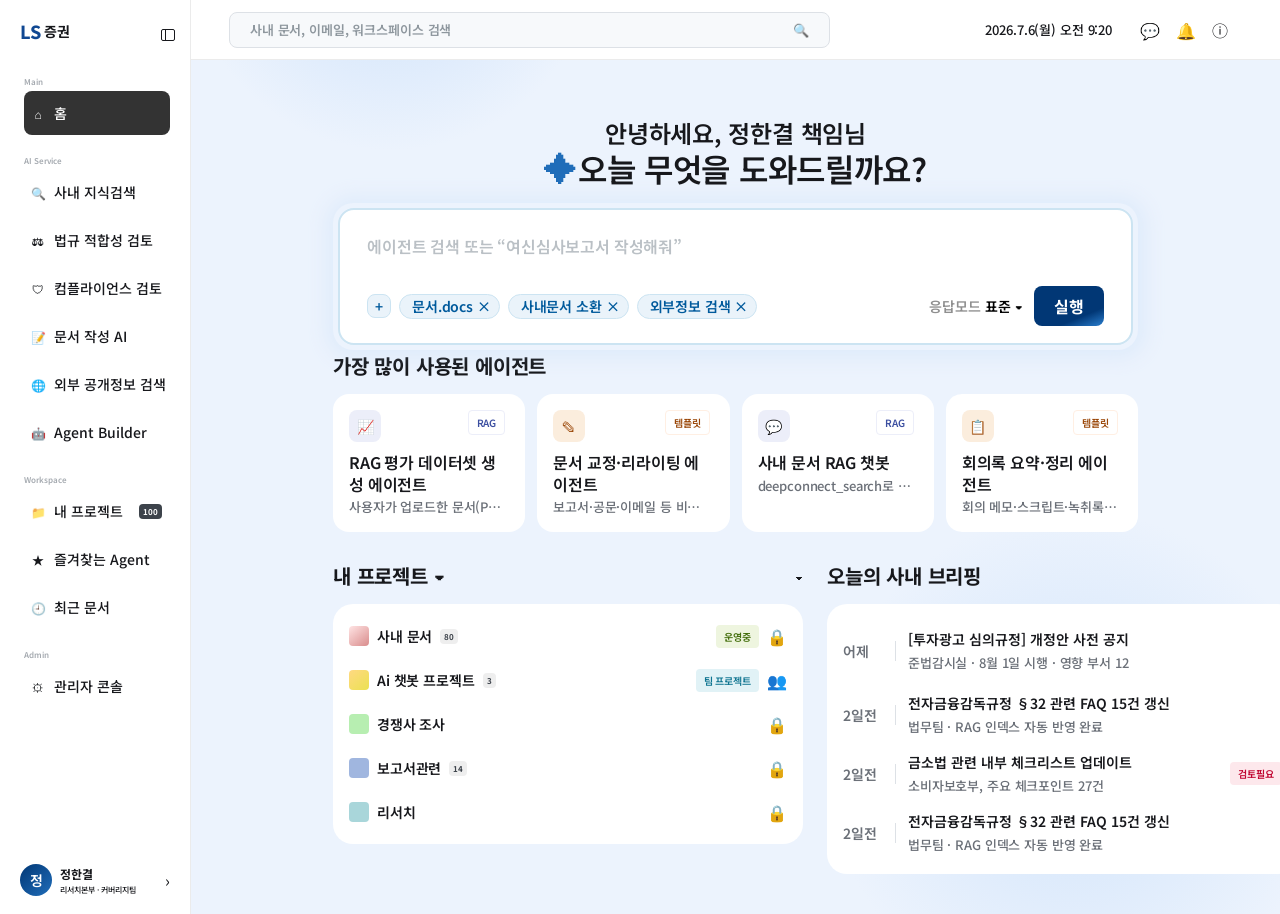
<file: ls-dashboard/index.html>
<!DOCTYPE html>
<html lang="ko">
  <head>
    <meta charset="UTF-8" />
    <meta name="viewport" content="width=device-width, initial-scale=1.0" />
    <title>LS AI Dashboard</title>
    <link rel="preconnect" href="https://fonts.googleapis.com" />
    <link rel="preconnect" href="https://fonts.gstatic.com" crossorigin />
    <link
      href="https://fonts.googleapis.com/css2?family=Noto+Sans+KR:wght@400;500;600;700;800&display=swap"
      rel="stylesheet"
    />
    <link rel="stylesheet" href="./styles.css" />
  </head>
  <body>
    <div class="app" id="app">
      <aside class="sidebar" aria-label="좌측 메뉴">
        <div class="sidebar-top">
          <div class="sidebar-brand">
            <div class="logo" aria-label="LS 증권">
              <span class="logo-mark">LS</span>
              <span class="logo-sub">증권</span>
            </div>
            <button
              class="sidebar-toggle"
              id="sidebarToggle"
              type="button"
              aria-label="좌측 메뉴 열기/닫기"
              aria-expanded="true"
              aria-controls="sidebarNav"
            >
              <svg viewBox="0 0 16 16" width="16" height="16" aria-hidden="true">
                <rect x="1.5" y="2.5" width="13" height="11" rx="1.5" fill="none" stroke="currentColor" />
                <path d="M5.5 2.5v11" stroke="currentColor" />
              </svg>
            </button>
          </div>

          <nav class="sidebar-nav" id="sidebarNav">
            <section>
              <p class="menu-section-title">Main</p>
              <a class="menu-item active" href="#">
                <span class="menu-icon">⌂</span>
                <span class="menu-label">홈</span>
              </a>
            </section>

            <section>
              <p class="menu-section-title">AI Service</p>
              <a class="menu-item" href="#"><span class="menu-icon">🔍</span><span class="menu-label">사내 지식검색</span></a>
              <a class="menu-item" href="#"><span class="menu-icon">⚖</span><span class="menu-label">법규 적합성 검토</span></a>
              <a class="menu-item" href="#"><span class="menu-icon">🛡</span><span class="menu-label">컴플라이언스 검토</span></a>
              <a class="menu-item" href="#"><span class="menu-icon">📝</span><span class="menu-label">문서 작성 AI</span></a>
              <a class="menu-item" href="#"><span class="menu-icon">🌐</span><span class="menu-label">외부 공개정보 검색</span></a>
              <a class="menu-item" href="#"><span class="menu-icon">🤖</span><span class="menu-label">Agent Builder</span></a>
            </section>

            <section>
              <p class="menu-section-title">Workspace</p>
              <a class="menu-item" href="#">
                <span class="menu-icon">📁</span>
                <span class="menu-label">내 프로젝트</span>
                <span class="menu-badge">100</span>
              </a>
              <a class="menu-item" href="#"><span class="menu-icon">★</span><span class="menu-label">즐겨찾는 Agent</span></a>
              <a class="menu-item" href="#"><span class="menu-icon">🕘</span><span class="menu-label">최근 문서</span></a>
            </section>

            <section>
              <p class="menu-section-title">Admin</p>
              <a class="menu-item" href="#"><span class="menu-icon">⚙</span><span class="menu-label">관리자 콘솔</span></a>
            </section>
          </nav>
        </div>

        <div class="sidebar-profile">
          <div class="profile-main">
            <div class="avatar">정</div>
            <div>
              <p class="profile-name">정한결</p>
              <p class="profile-meta">리서치본부 · 커버리지팀</p>
            </div>
          </div>
          <span class="profile-arrow">›</span>
        </div>
      </aside>

      <div class="main">
        <header class="gnb">
          <label class="search-box">
            <span>사내 문서, 이메일, 워크스페이스 검색</span>
            <span aria-hidden="true">🔍</span>
          </label>
          <div class="gnb-right">
            <span class="gnb-date">2026.7.6(월) 오전 9:20</span>
            <div class="gnb-icons" aria-label="알림">
              <span>💬</span>
              <span>🔔</span>
              <span>ⓘ</span>
            </div>
          </div>
        </header>

        <main class="content">
          <div class="bg-blur" aria-hidden="true"></div>
          <div class="content-inner">
            <section class="hero">
              <div class="hero-copy">
                <p class="hero-greeting">안녕하세요, 정한결 책임님</p>
                <h1 class="hero-title"><span class="spark">✦</span> 오늘 무엇을 도와드릴까요?</h1>
              </div>

              <div class="prompt-card">
                <div class="prompt-inner">
                  <p class="prompt-placeholder">에이전트 검색 또는 “여신심사보고서 작성해줘”</p>
                  <div class="prompt-actions">
                    <div class="chips">
                      <button class="chip-add" type="button" aria-label="추가">+</button>
                      <span class="chip">문서.docs ×</span>
                      <span class="chip">사내문서 소환 ×</span>
                      <span class="chip">외부정보 검색 ×</span>
                    </div>
                    <div class="prompt-submit">
                      <button class="mode-btn" type="button">
                        <span class="muted">응답모드 </span>표준 ▾
                      </button>
                      <button class="run-btn" type="button">실행</button>
                    </div>
                  </div>
                </div>
              </div>
            </section>

            <section class="agents-block">
              <h2 class="section-title">가장 많이 사용된 에이전트</h2>
              <div class="agent-grid">
              <article class="agent-card">
                <div class="agent-card-top">
                  <div class="agent-icon purple">📈</div>
                  <span class="agent-badge rag">RAG</span>
                </div>
                <h3>RAG 평가 데이터셋 생성 에이전트</h3>
                <p>사용자가 업로드한 문서(PDF/Markdown/Text)를 분석하여 RAG 시스템 평가용</p>
              </article>
              <article class="agent-card">
                <div class="agent-card-top">
                  <div class="agent-icon orange">✎</div>
                  <span class="agent-badge template">템플릿</span>
                </div>
                <h3>문서 교정·리라이팅 에이전트</h3>
                <p>보고서·공문·이메일 등 비즈니스 문서를 공식/반공식/간결/친근 4가지 톤 중 선택한 톤으로 교정</p>
              </article>
              <article class="agent-card">
                <div class="agent-card-top">
                  <div class="agent-icon purple">💬</div>
                  <span class="agent-badge rag">RAG</span>
                </div>
                <h3>사내 문서 RAG 챗봇</h3>
                <p>deepconnect_search로 사내 지식 베이스(Advanced Knowledge Database)를 검색하여 인라인 출처</p>
              </article>
              <article class="agent-card">
                <div class="agent-card-top">
                  <div class="agent-icon orange">📋</div>
                  <span class="agent-badge template">템플릿</span>
                </div>
                <h3>회의록 요약·정리 에이전트</h3>
                <p>회의 메모·스크립트·녹취록을 입력받아 회의 개요·안건·논의사항·결정사항·액션 아이템 5섹션 구조의 회의록</p>
              </article>
              </div>
            </section>

            <div class="bottom-grid">
              <section>
                <div class="panel-head">
                  <h2>내 프로젝트 ▾</h2>
                  <span>▾</span>
                </div>
                <div class="panel project-list">
                  <div class="project-row">
                    <div class="project-left">
                      <span class="project-dot" style="background: linear-gradient(139.899deg, #ffe4e4, #d98c8c)"></span>
                      <span class="project-name">사내 문서</span>
                      <span class="count-badge">80</span>
                    </div>
                    <div class="project-left">
                      <span class="status-badge green">운영중</span>
                      <span>🔒</span>
                    </div>
                  </div>
                  <div class="project-row">
                    <div class="project-left">
                      <span class="project-dot" style="background: linear-gradient(139.899deg, #ffd982, #ebe151)"></span>
                      <span class="project-name">Ai 챗봇 프로젝트</span>
                      <span class="count-badge">3</span>
                    </div>
                    <div class="project-left">
                      <span class="status-badge blue">팀 프로젝트</span>
                      <span>👥</span>
                    </div>
                  </div>
                  <div class="project-row">
                    <div class="project-left">
                      <span class="project-dot" style="background:#b7eeb1"></span>
                      <span class="project-name">경쟁사 조사</span>
                    </div>
                    <span>🔒</span>
                  </div>
                  <div class="project-row">
                    <div class="project-left">
                      <span class="project-dot" style="background:#a0b6df"></span>
                      <span class="project-name">보고서관련</span>
                      <span class="count-badge">14</span>
                    </div>
                    <span>🔒</span>
                  </div>
                  <div class="project-row">
                    <div class="project-left">
                      <span class="project-dot" style="background:#a9d6da"></span>
                      <span class="project-name">리서치</span>
                    </div>
                    <span>🔒</span>
                  </div>
                </div>
              </section>

              <section>
                <div class="panel-head">
                  <h2>오늘의 사내 브리핑</h2>
                  <span>▾</span>
                </div>
                <div class="panel brief-list">
                  <div class="brief-row">
                    <span class="brief-date">어제</span>
                    <span class="brief-divider"></span>
                    <div class="brief-main">
                      <span class="brief-title">[투자광고 심의규정] 개정안 사전 공지</span>
                      <span class="brief-meta">준법감시실 · 8월 1일 시행 · 영향 부서 12</span>
                    </div>
                  </div>
                  <div class="brief-row">
                    <span class="brief-date">2일전</span>
                    <span class="brief-divider"></span>
                    <div class="brief-main">
                      <span class="brief-title">전자금융감독규정 §32 관련 FAQ 15건 갱신</span>
                      <span class="brief-meta">법무팀 · RAG 인덱스 자동 반영 완료</span>
                    </div>
                  </div>
                  <div class="brief-row">
                    <span class="brief-date">2일전</span>
                    <span class="brief-divider"></span>
                    <div class="brief-main">
                      <span class="brief-title">금소법 관련 내부 체크리스트 업데이트</span>
                      <span class="brief-meta">소비자보호부, 주요 체크포인트 27건</span>
                    </div>
                    <span class="status-badge red">검토필요</span>
                  </div>
                  <div class="brief-row">
                    <span class="brief-date">2일전</span>
                    <span class="brief-divider"></span>
                    <div class="brief-main">
                      <span class="brief-title">전자금융감독규정 §32 관련 FAQ 15건 갱신</span>
                      <span class="brief-meta">법무팀 · RAG 인덱스 자동 반영 완료</span>
                    </div>
                  </div>
                </div>
              </section>
            </div>
          </div>
        </main>
      </div>
    </div>

    <script src="./app.js"></script>
  </body>
</html>
</file>
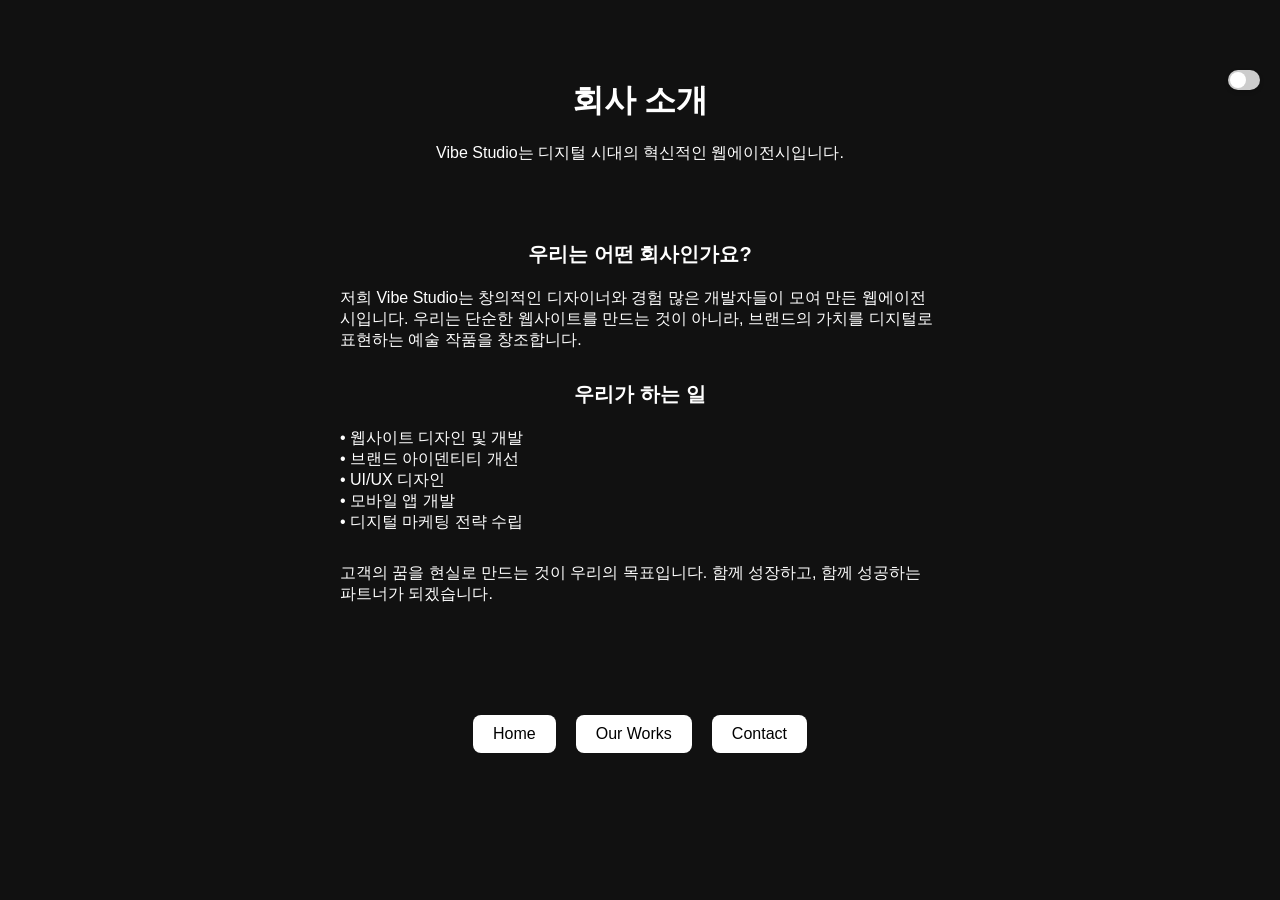
<file: about.html>
<!DOCTYPE html>
<html>
<head>
    <meta charset="UTF-8">
    <meta name="viewport" content="width=device-width, initial-scale=1.0">
    <title>회사 소개 - Vibe Studio</title>
    <link rel="stylesheet" href="style.css">
</head>
<body>
    <button class="theme-toggle" onclick="toggleTheme()"></button>
    <h1>회사 소개</h1>
    <p>Vibe Studio는 디지털 시대의 혁신적인 웹에이전시입니다.</p>

    <button class="hamburger" id="hamburger-btn">☰</button>

    <div style="margin: 40px 0; text-align: left; display: inline-block; max-width: 600px;">
        <h2 style="text-align: center; font-size: 20px; margin-bottom: 20px;">우리는 어떤 회사인가요?</h2>
        <p>저희 Vibe Studio는 창의적인 디자이너와 경험 많은 개발자들이 모여 만든 웹에이전시입니다. 우리는 단순한 웹사이트를 만드는 것이 아니라, 브랜드의 가치를 디지털로 표현하는 예술 작품을 창조합니다.</p>

        <h2 style="text-align: center; font-size: 20px; margin: 30px 0 20px 0;">우리가 하는 일</h2>
        <p>• 웹사이트 디자인 및 개발<br>
           • 브랜드 아이덴티티 개선<br>
           • UI/UX 디자인<br>
           • 모바일 앱 개발<br>
           • 디지털 마케팅 전략 수립</p>

        <p style="margin-top: 30px;">고객의 꿈을 현실로 만드는 것이 우리의 목표입니다. 함께 성장하고, 함께 성공하는 파트너가 되겠습니다.</p>
    </div>

    <div class="nav-container" id="nav-menu">
        <a href="index.html">Home</a>
        <a href="works.html">Our Works</a>
        <a href="contact.html">Contact</a>
    </div>
    <script src="script.js"></script>
</body>
</html>
</file>
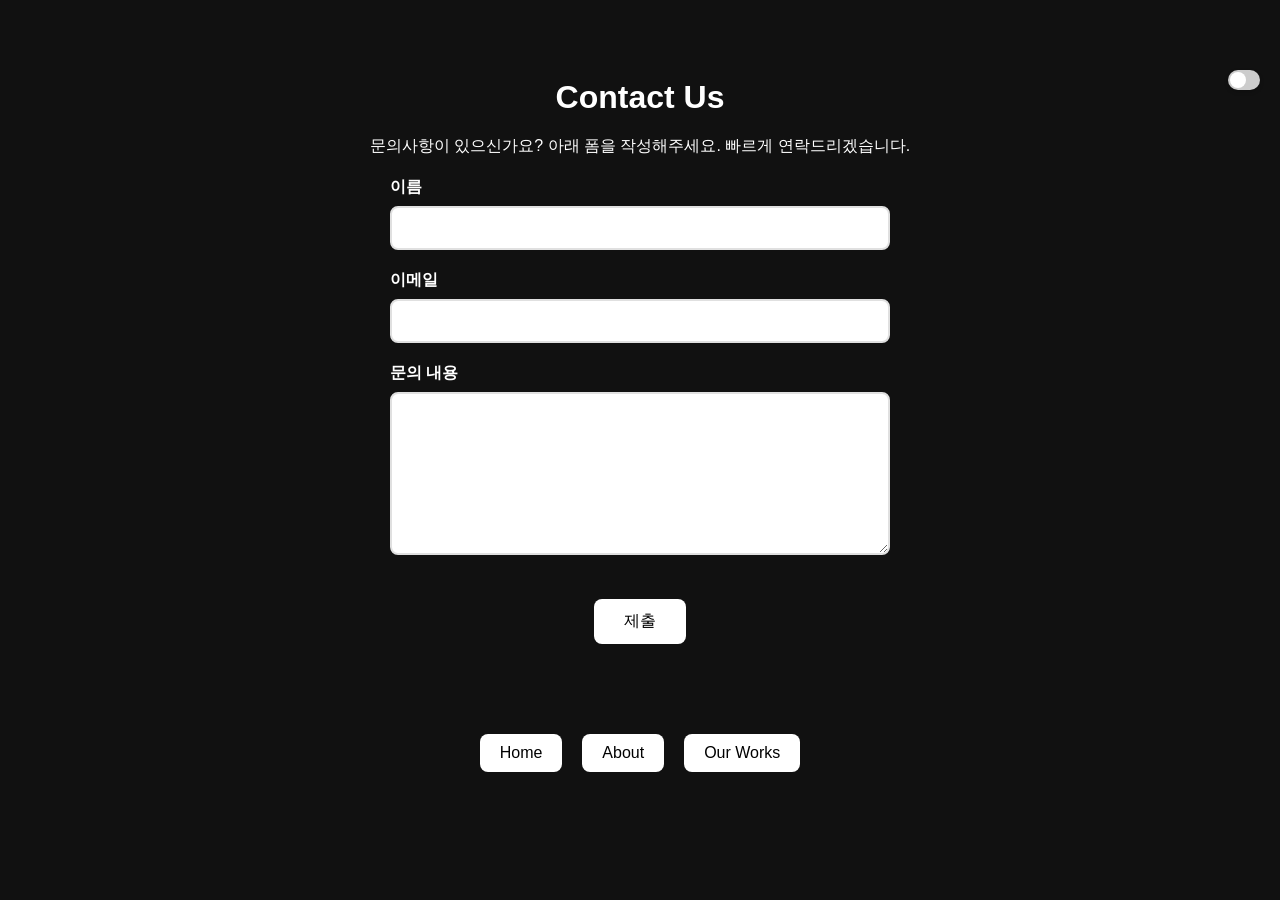
<file: contact.html>
<!DOCTYPE html>
<html>
<head>
    <meta charset="UTF-8">
    <meta name="viewport" content="width=device-width, initial-scale=1.0">
    <title>Contact - Vibe Studio</title>
    <link rel="stylesheet" href="style.css">
</head>
<body>
    <button class="theme-toggle" onclick="toggleTheme()"></button>

    <h1>Contact Us</h1>
    <p>문의사항이 있으신가요? 아래 폼을 작성해주세요. 빠르게 연락드리겠습니다.</p>

    <button class="hamburger" id="hamburger-btn">☰</button>

    <form>
        <div class="form-group">
            <label for="name">이름</label>
            <input type="text" id="name" name="name" required>
        </div>

        <div class="form-group">
            <label for="email">이메일</label>
            <input type="email" id="email" name="email" required>
        </div>

        <div class="form-group">
            <label for="message">문의 내용</label>
            <textarea id="message" name="message" rows="6" required></textarea>
        </div>

        <button type="submit">제출</button>
    </form>

    <div class="nav-container" id="nav-menu">
        <a href="index.html">Home</a>
        <a href="about.html">About</a>
        <a href="works.html">Our Works</a>
    </div>

    <script src="script.js"></script>
</body>
</html>
</file>
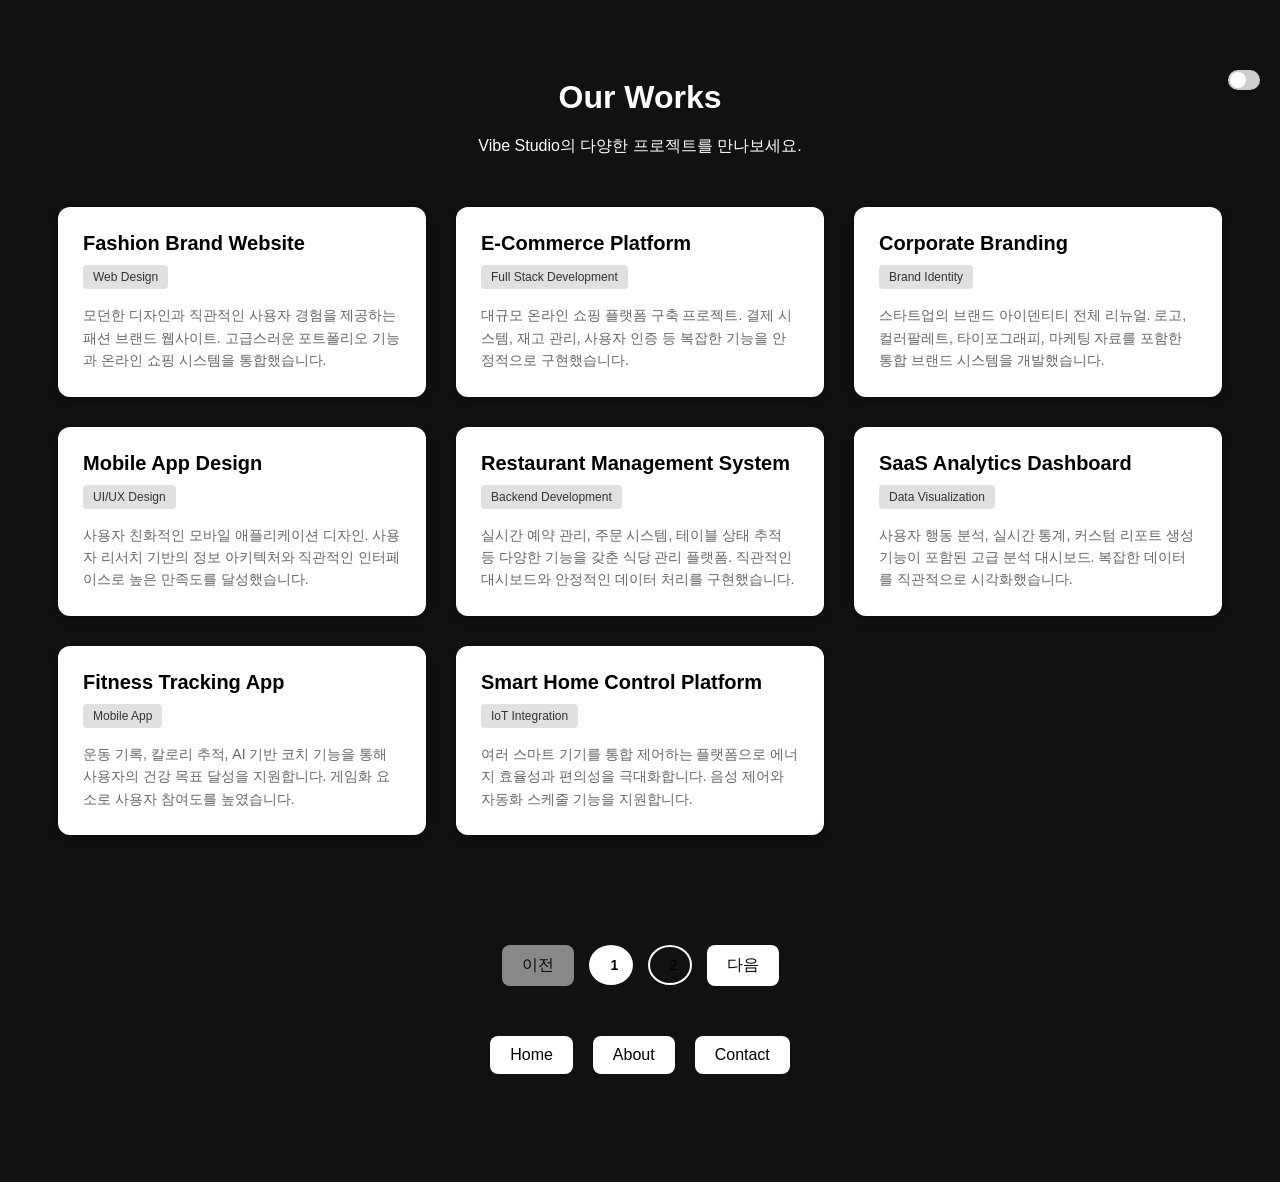
<file: works.html>
<!DOCTYPE html>
<html>
<head>
    <meta charset="UTF-8">
    <meta name="viewport" content="width=device-width, initial-scale=1.0">
    <title>Our Works - Vibe Studio</title>
    <link rel="stylesheet" href="style.css">
</head>
<body>
    <button class="theme-toggle" onclick="toggleTheme()"></button>

    <h1>Our Works</h1>
    <p>Vibe Studio의 다양한 프로젝트를 만나보세요.</p>

    <button class="hamburger" id="hamburger-btn">☰</button>

    <div class="projects-container" id="projects-container">
        <!-- 페이지 1 (카드 1-8) -->
        <div class="project-card" data-page="1">
            <div class="project-title">Fashion Brand Website</div>
            <div class="project-category">Web Design</div>
            <div class="project-description">
                모던한 디자인과 직관적인 사용자 경험을 제공하는 패션 브랜드 웹사이트. 고급스러운 포트폴리오 기능과 온라인 쇼핑 시스템을 통합했습니다.
            </div>
        </div>

        <div class="project-card" data-page="1">
            <div class="project-title">E-Commerce Platform</div>
            <div class="project-category">Full Stack Development</div>
            <div class="project-description">
                대규모 온라인 쇼핑 플랫폼 구축 프로젝트. 결제 시스템, 재고 관리, 사용자 인증 등 복잡한 기능을 안정적으로 구현했습니다.
            </div>
        </div>

        <div class="project-card" data-page="1">
            <div class="project-title">Corporate Branding</div>
            <div class="project-category">Brand Identity</div>
            <div class="project-description">
                스타트업의 브랜드 아이덴티티 전체 리뉴얼. 로고, 컬러팔레트, 타이포그래피, 마케팅 자료를 포함한 통합 브랜드 시스템을 개발했습니다.
            </div>
        </div>

        <div class="project-card" data-page="1">
            <div class="project-title">Mobile App Design</div>
            <div class="project-category">UI/UX Design</div>
            <div class="project-description">
                사용자 친화적인 모바일 애플리케이션 디자인. 사용자 리서치 기반의 정보 아키텍처와 직관적인 인터페이스로 높은 만족도를 달성했습니다.
            </div>
        </div>

        <div class="project-card" data-page="1">
            <div class="project-title">Restaurant Management System</div>
            <div class="project-category">Backend Development</div>
            <div class="project-description">
                실시간 예약 관리, 주문 시스템, 테이블 상태 추적 등 다양한 기능을 갖춘 식당 관리 플랫폼. 직관적인 대시보드와 안정적인 데이터 처리를 구현했습니다.
            </div>
        </div>

        <div class="project-card" data-page="1">
            <div class="project-title">SaaS Analytics Dashboard</div>
            <div class="project-category">Data Visualization</div>
            <div class="project-description">
                사용자 행동 분석, 실시간 통계, 커스텀 리포트 생성 기능이 포함된 고급 분석 대시보드. 복잡한 데이터를 직관적으로 시각화했습니다.
            </div>
        </div>

        <div class="project-card" data-page="1">
            <div class="project-title">Fitness Tracking App</div>
            <div class="project-category">Mobile App</div>
            <div class="project-description">
                운동 기록, 칼로리 추적, AI 기반 코치 기능을 통해 사용자의 건강 목표 달성을 지원합니다. 게임화 요소로 사용자 참여도를 높였습니다.
            </div>
        </div>

        <div class="project-card" data-page="1">
            <div class="project-title">Smart Home Control Platform</div>
            <div class="project-category">IoT Integration</div>
            <div class="project-description">
                여러 스마트 기기를 통합 제어하는 플랫폼으로 에너지 효율성과 편의성을 극대화합니다. 음성 제어와 자동화 스케줄 기능을 지원합니다.
            </div>
        </div>

        <!-- 페이지 2 (카드 9-16) -->
        <div class="project-card" data-page="2">
            <div class="project-title">AI Content Creator Tool</div>
            <div class="project-category">AI/ML</div>
            <div class="project-description">
                인공지능 기반 콘텐츠 생성 및 자동 편집 플랫폼. 블로그, SNS, 비디오 등 다양한 포맷의 콘텐츠를 자동으로 생성하고 최적화합니다.
            </div>
        </div>

        <div class="project-card" data-page="2">
            <div class="project-title">Real Estate Portal</div>
            <div class="project-category">Web Development</div>
            <div class="project-description">
                부동산 거래, 임대 중개, 가상 투어 기능을 포함한 종합 부동산 플랫폼. 고급 검색 필터와 3D 맵 기반 거래 시스템을 구현했습니다.
            </div>
        </div>

        <div class="project-card" data-page="2">
            <div class="project-title">Video Streaming Platform</div>
            <div class="project-category">Media Platform</div>
            <div class="project-description">
                라이브 스트리밍, VOD, 실시간 채팅 기능을 갖춘 종합 비디오 플랫폼. 고화질 스트리밍과 적응형 비트레이트 관리 기술을 탑재했습니다.
            </div>
        </div>

        <div class="project-card" data-page="2">
            <div class="project-title">Supply Chain Management</div>
            <div class="project-category">Enterprise</div>
            <div class="project-description">
                공급망 추적, 재고 관리, 데이터 분석 시스템. 실시간 위치 추적과 자동화된 재주문 시스템으로 효율성을 극대화했습니다.
            </div>
        </div>

        <div class="project-card" data-page="2">
            <div class="project-title">Healthcare Booking System</div>
            <div class="project-category">Healthcare</div>
            <div class="project-description">
                의료 예약, 진료 기록, 원격 진료 플랫폼. 의료진과 환자 간의 원활한 소통을 지원하며 의료 데이터 보안을 최우선으로 합니다.
            </div>
        </div>

        <div class="project-card" data-page="2">
            <div class="project-title">Educational LMS Platform</div>
            <div class="project-category">Education</div>
            <div class="project-description">
                온라인 강의, 과제 제출, 진도 관리 시스템. 학생의 학습 진도를 추적하고 개인화된 학습 경로를 제공합니다.
            </div>
        </div>

        <div class="project-card" data-page="2">
            <div class="project-title">Social Media Analytics</div>
            <div class="project-category">Analytics</div>
            <div class="project-description">
                소셜 미디어 성과 분석, 트렌드 추적 대시보드. 실시간 데이터 수집과 머신러닝 기반 인사이트 생성으로 마케팅 효율을 높입니다.
            </div>
        </div>

        <div class="project-card" data-page="2">
            <div class="project-title">Weather Forecasting App</div>
            <div class="project-category">Mobile App</div>
            <div class="project-description">
                정확한 날씨 예보, 기후 알림, 지도 기반 서비스. 위성 데이터와 AI 분석으로 초단기 날씨 예측의 정확도를 높였습니다.
            </div>
        </div>
    </div>

    <div class="pagination">
        <button class="pagination-btn" id="prev-btn">이전</button>
        <button class="pagination-number active" data-page="1">1</button>
        <button class="pagination-number" data-page="2">2</button>
        <button class="pagination-btn" id="next-btn">다음</button>
    </div>

    <div class="nav-container" id="nav-menu">
        <a href="index.html">Home</a>
        <a href="about.html">About</a>
        <a href="contact.html">Contact</a>
    </div>

    <script src="script.js"></script>
</body>
</html>
</file>
<file: ls-dashboard/styles.css>
:root {
  --sidebar-open: 191px;
  --sidebar-closed: 78px;
  --sidebar-width: var(--sidebar-open);
  --content-pad-x: 142px;
  --content-pad-x-collapsed: 120px;
  --hero-max: 975px;
  --agents-max: 965px;
  --project-width: 470px;
  --brief-width: 471px;
  --bg-main: #ecf3fd;
  --text: #17181c;
  --text-muted: #6b7078;
  --text-soft: #8e979e;
  --border: #ebebeb;
  --border-soft: #dde1e6;
  --white: #ffffff;
}

* {
  box-sizing: border-box;
}

html,
body {
  margin: 0;
  padding: 0;
  min-height: 100%;
  font-family: "Pretendard", "Noto Sans KR", -apple-system, BlinkMacSystemFont, sans-serif;
  color: var(--text);
  background: var(--white);
}

button {
  font: inherit;
  border: 0;
  background: none;
  cursor: pointer;
}

.app {
  display: flex;
  min-height: 100vh;
  min-width: 1440px;
}

.app.sidebar-collapsed {
  --sidebar-width: var(--sidebar-closed);
}

.sidebar {
  width: var(--sidebar-width);
  flex-shrink: 0;
  display: flex;
  flex-direction: column;
  justify-content: space-between;
  border-right: 1px solid var(--border);
  background: var(--white);
  padding: 18px 20px;
  transition: width 0.25s ease, padding 0.25s ease;
  overflow: hidden;
}

.sidebar-top {
  display: flex;
  flex-direction: column;
  gap: 32px;
}

.sidebar-brand {
  display: flex;
  align-items: center;
  justify-content: space-between;
  min-height: 22px;
}

.logo {
  display: flex;
  align-items: center;
  gap: 4px;
  font-weight: 800;
  letter-spacing: -0.02em;
}

.logo-mark {
  color: #104892;
  font-size: 18px;
}

.logo-sub {
  font-size: 14px;
  font-weight: 700;
  white-space: nowrap;
  transition: opacity 0.2s ease, width 0.2s ease;
}

.sidebar-toggle {
  width: 16px;
  height: 16px;
  color: #17181c;
  flex-shrink: 0;
}

.sidebar-nav {
  display: flex;
  flex-direction: column;
  gap: 20px;
  padding-left: 4px;
}

.sidebar-nav section {
  display: flex;
  flex-direction: column;
  gap: 4px;
}

.menu-section-title {
  font-size: 8px;
  font-weight: 600;
  color: #a5aab0;
  margin: 0;
  white-space: nowrap;
}

.menu-item {
  display: flex;
  align-items: center;
  gap: 8px;
  padding: 12px 8px 12px 6px;
  border-radius: 8px;
  color: var(--text);
  text-decoration: none;
  font-size: 14px;
  font-weight: 500;
  white-space: nowrap;
}

.menu-item.active {
  background: #333;
  color: var(--white);
}

.menu-icon {
  width: 16px;
  height: 16px;
  flex-shrink: 0;
  display: grid;
  place-items: center;
  font-size: 12px;
}

.menu-label,
.menu-badge,
.profile-meta,
.profile-arrow,
.profile-name {
  transition: opacity 0.2s ease, width 0.2s ease;
}

.menu-badge {
  margin-left: auto;
  background: #3d434b;
  color: var(--white);
  font-size: 8px;
  font-weight: 700;
  border-radius: 4px;
  padding: 2px 4px;
}

.sidebar-profile {
  display: flex;
  align-items: center;
  justify-content: space-between;
  gap: 8px;
}

.profile-main {
  display: flex;
  align-items: center;
  gap: 8px;
  min-width: 0;
}

.avatar {
  width: 32px;
  height: 32px;
  border-radius: 50%;
  background: linear-gradient(135deg, #013775, #206db9);
  color: var(--white);
  display: grid;
  place-items: center;
  font-size: 14px;
  font-weight: 600;
  flex-shrink: 0;
}

.profile-name {
  margin: 0;
  font-size: 12px;
  font-weight: 700;
}

.profile-meta {
  margin: 2px 0 0;
  font-size: 8px;
  font-weight: 500;
  color: var(--text);
  white-space: nowrap;
}

.app.sidebar-collapsed .logo-sub,
.app.sidebar-collapsed .menu-section-title,
.app.sidebar-collapsed .menu-label,
.app.sidebar-collapsed .menu-badge,
.app.sidebar-collapsed .profile-meta,
.app.sidebar-collapsed .profile-arrow,
.app.sidebar-collapsed .profile-name {
  opacity: 0;
  width: 0;
  overflow: hidden;
}

.app.sidebar-collapsed .sidebar {
  padding: 18px 0;
  align-items: center;
}

.app.sidebar-collapsed .sidebar-brand,
.app.sidebar-collapsed .sidebar-profile,
.app.sidebar-collapsed .menu-item,
.app.sidebar-collapsed .profile-main {
  justify-content: center;
  width: 100%;
  padding-inline: 0;
}

.app.sidebar-collapsed .sidebar-nav {
  padding-left: 0;
  width: 100%;
  align-items: center;
}

.app.sidebar-collapsed .menu-item {
  width: 48px;
  justify-content: center;
  padding-inline: 0;
}

.main {
  flex: 1;
  min-width: 0;
  display: flex;
  flex-direction: column;
}

.gnb {
  height: 60px;
  border-bottom: 1px solid var(--border);
  display: flex;
  align-items: center;
  justify-content: space-between;
  padding: 0 52px 0 38px;
  background: var(--white);
}

.search-box {
  width: 601px;
  height: 36px;
  display: flex;
  align-items: center;
  justify-content: space-between;
  gap: 12px;
  background: #f7f9fb;
  border: 1px solid var(--border-soft);
  border-radius: 8px;
  padding: 0 20px;
}

.search-box span {
  font-size: 13px;
  font-weight: 600;
  color: var(--text-soft);
  letter-spacing: -0.13px;
}

.gnb-right {
  display: flex;
  align-items: center;
  gap: 28px;
}

.gnb-date {
  font-size: 13px;
  font-weight: 500;
  letter-spacing: -0.13px;
}

.gnb-icons {
  display: flex;
  align-items: center;
  gap: 16px;
  color: #17181c;
}

.content {
  position: relative;
  flex: 1;
  overflow: auto;
  background: var(--bg-main);
}

.bg-blur {
  position: absolute;
  inset: 0;
  pointer-events: none;
  overflow: hidden;
}

.bg-blur::before,
.bg-blur::after {
  content: "";
  position: absolute;
  border-radius: 50%;
  opacity: 0.55;
}

.bg-blur::before {
  width: 421px;
  height: 418px;
  top: -326px;
  left: -10px;
  background: radial-gradient(circle, rgba(171, 206, 247, 0.9), transparent 70%);
}

.bg-blur::after {
  width: 509px;
  height: 505px;
  right: -50px;
  bottom: -100px;
  background: radial-gradient(circle, rgba(171, 206, 247, 0.75), transparent 70%);
}

.content-inner {
  position: relative;
  z-index: 1;
  padding: 58px var(--content-pad-x) 40px;
  transition: padding 0.25s ease;
}

.app.sidebar-collapsed .content-inner {
  padding-inline: var(--content-pad-x-collapsed);
}

.hero {
  display: flex;
  flex-direction: column;
  align-items: center;
}

.hero-copy {
  width: 100%;
  max-width: var(--hero-max);
  text-align: center;
}

.hero-greeting {
  margin: 0;
  font-size: 24px;
  font-weight: 600;
  letter-spacing: -0.24px;
  line-height: 29px;
}

.hero-title {
  margin: 2px 0 0;
  display: inline-flex;
  align-items: center;
  gap: 2px;
  font-size: 32px;
  font-weight: 600;
  letter-spacing: -0.32px;
  line-height: 38px;
}

.hero-title .spark {
  color: #206db9;
}

.prompt-card {
  margin-top: 16px;
  width: 100%;
  max-width: var(--hero-max);
  position: relative;
}

.prompt-card::before {
  content: "";
  position: absolute;
  inset: 0;
  border-radius: 20px;
  box-shadow: 1px 1px 16.6px 7px rgba(171, 206, 247, 0.46);
  opacity: 0.4;
}

.prompt-inner {
  position: relative;
  margin: 5px;
  min-height: 133px;
  border: 2px solid #cce4f2;
  border-radius: 16px;
  background: var(--white);
  padding: 27px 27px 17px;
}

.prompt-placeholder {
  margin: 0;
  text-align: left;
  color: #bac0c5;
  font-size: 16px;
  font-weight: 600;
  letter-spacing: -0.16px;
  line-height: 19px;
}

.prompt-actions {
  margin-top: 30px;
  display: flex;
  align-items: center;
  justify-content: space-between;
  gap: 16px;
}

.chips {
  display: flex;
  align-items: center;
  gap: 8px;
  flex-wrap: wrap;
}

.chip,
.chip-add {
  display: inline-flex;
  align-items: center;
  gap: 8px;
  height: 25px;
  border-radius: 999px;
  padding: 0 8px 0 12px;
  font-size: 14px;
  font-weight: 600;
  letter-spacing: -0.14px;
  color: #005a9c;
  background: #eaf3fa;
  border: 1px solid #cce4f2;
}

.chip-add {
  width: 24px;
  height: 24px;
  padding: 0;
  justify-content: center;
  border-radius: 8px;
}

.prompt-submit {
  display: flex;
  align-items: center;
  gap: 4px;
}

.mode-btn {
  display: inline-flex;
  align-items: center;
  gap: 4px;
  height: 25px;
  padding: 0 8px;
  font-size: 14px;
  font-weight: 600;
}

.mode-btn .muted {
  color: #8f8f8f;
}

.run-btn {
  height: 40px;
  padding: 0 20px;
  border-radius: 8px;
  color: var(--white);
  font-size: 16px;
  font-weight: 700;
  letter-spacing: -0.16px;
  background: linear-gradient(157.739deg, rgb(1, 55, 117) 72.731%, rgb(32, 109, 185) 93.362%);
}

.agents-block {
  margin-top: 4px;
  max-width: var(--agents-max);
}

.section-title {
  margin: 0 0 16px;
  font-size: 20px;
  font-weight: 700;
  letter-spacing: -0.2px;
  line-height: 24px;
}

.agent-grid {
  display: grid;
  grid-template-columns: repeat(4, minmax(0, 1fr));
  gap: 12px;
}

.agent-card,
.panel {
  background: var(--white);
}

.agent-card {
  min-height: 134px;
  border-radius: 16px;
  padding: 16px 20px 16px 16px;
}

.agent-card-top {
  display: flex;
  justify-content: space-between;
  align-items: flex-start;
  margin-bottom: 10px;
}

.agent-icon {
  width: 32px;
  height: 32px;
  border-radius: 8px;
  display: grid;
  place-items: center;
  font-size: 14px;
}

.agent-icon.purple {
  background: #eceef9;
  color: #3b4ea0;
}

.agent-icon.orange {
  background: #fbeddd;
  color: #9a4708;
}

.agent-badge {
  font-size: 10px;
  font-weight: 600;
  padding: 4px 8px;
  border-radius: 4px;
  border: 1px solid;
  letter-spacing: -0.1px;
}

.agent-badge.rag {
  color: #3b4ea0;
  border-color: #eceef9;
}

.agent-badge.template {
  color: #9a4708;
  border-color: #ffefe3;
}

.agent-card h3 {
  margin: 0 0 2px;
  font-size: 16px;
  font-weight: 600;
  line-height: 1.35;
  letter-spacing: -0.16px;
}

.agent-card p {
  margin: 0;
  font-size: 13px;
  font-weight: 500;
  color: var(--text-muted);
  letter-spacing: -0.13px;
  white-space: nowrap;
  overflow: hidden;
  text-overflow: ellipsis;
}

.bottom-grid {
  margin-top: 32px;
  display: grid;
  grid-template-columns: var(--project-width) var(--brief-width);
  gap: 24px;
  max-width: calc(var(--project-width) + 24px + var(--brief-width));
}

.panel-head {
  display: flex;
  align-items: center;
  justify-content: space-between;
  margin-bottom: 16px;
  min-height: 24px;
}

.panel-head h2 {
  margin: 0;
  font-size: 20px;
  font-weight: 700;
  letter-spacing: -0.2px;
  line-height: 24px;
}

.panel {
  border-radius: 20px;
  padding: 20px 16px;
}

.project-list {
  height: 240px;
  display: flex;
  flex-direction: column;
  justify-content: space-between;
}

.project-row,
.brief-row {
  display: flex;
  align-items: center;
  justify-content: space-between;
  gap: 12px;
}

.project-left,
.brief-main {
  display: flex;
  align-items: center;
  gap: 8px;
  min-width: 0;
}

.project-dot {
  width: 20px;
  height: 20px;
  border-radius: 4px;
  flex-shrink: 0;
}

.project-name {
  font-size: 14px;
  font-weight: 600;
  letter-spacing: -0.14px;
}

.count-badge {
  background: #eee;
  color: #3d434b;
  font-size: 8px;
  font-weight: 700;
  border-radius: 4px;
  padding: 2px 4px;
}

.status-badge {
  font-size: 10px;
  font-weight: 600;
  border-radius: 4px;
  padding: 4px 8px;
  letter-spacing: -0.1px;
}

.status-badge.green {
  background: #eef5df;
  color: #436e0c;
}

.status-badge.blue {
  background: #e1f2f6;
  color: #0e7490;
}

.status-badge.red {
  background: #fde8ec;
  color: #c00430;
}

.brief-list {
  display: flex;
  flex-direction: column;
}

.brief-row {
  min-height: 53px;
  padding: 16px 0 0;
}

.brief-row:first-child {
  padding-top: 0;
}

.brief-date {
  width: 40px;
  font-size: 14px;
  font-weight: 600;
  color: var(--text-muted);
  flex-shrink: 0;
}

.brief-divider {
  width: 1px;
  height: 20px;
  background: var(--border-soft);
  flex-shrink: 0;
}

.brief-main {
  flex-direction: column;
  align-items: flex-start;
  gap: 4px;
  flex: 1;
}

.brief-title {
  font-size: 14px;
  font-weight: 600;
}

.brief-meta {
  font-size: 13px;
  font-weight: 500;
  color: var(--text-muted);
  letter-spacing: -0.13px;
}

@media (max-width: 1440px) {
  .app {
    min-width: 0;
  }
}
</file>
<file: style.css>
:root {
    --bg-primary: #111111;
    --text-primary: white;
    --btn-bg: white;
    --btn-text: black;
    --btn-hover-bg: #f0f0f0;
    --card-bg: white;
    --card-text: black;
    --category-bg: #e0e0e0;
    --category-text: #333;
    --text-secondary: #666;
    --toggle-bg: #ccc;
    --toggle-active-bg: #4CAF50;
    --toggle-slider: white;
    --shadow-sm: 0 4px 6px rgba(0, 0, 0, 0.3);
    --shadow-md: 0 8px 12px rgba(0, 0, 0, 0.4);
}

body.light-mode {
    --bg-primary: white;
    --text-primary: black;
    --btn-bg: #111111;
    --btn-text: white;
    --btn-hover-bg: #333;
}

@keyframes fadeIn {
    from {
        opacity: 0;
        transform: translateY(30px);
    }
    to {
        opacity: 1;
        transform: translateY(0);
    }
}

body {
    background-color: var(--bg-primary);
    color: var(--text-primary);
    text-align: center;
    font-family: Arial, sans-serif;
    padding: 50px;
    position: relative;
}

.theme-toggle {
    position: fixed;
    top: 20px;
    right: 20px;
    width: 32px;
    height: 20px;
    background-color: var(--toggle-bg);
    border: none;
    border-radius: 10px;
    cursor: pointer;
    padding: 0;
    display: flex;
    align-items: center;
    justify-content: flex-start;
    transition: background-color 0.3s ease;
    box-shadow: 0 2px 4px rgba(0, 0, 0, 0.2);
}

.theme-toggle.active {
    background-color: var(--toggle-active-bg);
}

.theme-toggle.scrolled {
    box-shadow: 0 8px 16px rgba(0, 0, 0, 0.4);
    background-color: rgba(17, 17, 17, 0.9);
    backdrop-filter: blur(4px);
}

body.light-mode .theme-toggle.scrolled {
    background-color: rgba(255, 255, 255, 0.95);
}

.theme-toggle::before {
    content: '';
    width: 16px;
    height: 16px;
    background-color: var(--toggle-slider);
    border-radius: 50%;
    margin: 2px;
    transition: transform 0.3s ease;
}

.theme-toggle.active::before {
    transform: translateX(12px);
}

h1 {
    margin-bottom: 20px;
}

p {
    margin-bottom: 20px;
}

button {
    background-color: var(--btn-bg);
    color: var(--btn-text);
    border: none;
    border-radius: 8px;
    padding: 10px 20px;
    font-size: 16px;
    cursor: pointer;
    margin-top: 50px;
}

button:hover {
    background-color: var(--btn-hover-bg);
}

a {
    text-decoration: none;
    margin: 10px;
    display: inline-block;
    background-color: var(--btn-bg);
    color: var(--btn-text);
    padding: 10px 20px;
    border-radius: 8px;
    transition: transform 0.3s ease, background-color 0.3s ease;
}

a:hover {
    background-color: var(--btn-hover-bg);
    color: var(--btn-text);
    transform: scale(1.05);
}

button:not(.theme-toggle):hover {
    filter: brightness(0.9);
}

.hamburger {
    display: none;
    background-color: transparent;
    border: none;
    color: var(--text-primary);
    font-size: 24px;
    cursor: pointer;
    margin: 10px 0;
    padding: 0;
    transition: color 0.3s ease;
}

.hamburger:hover {
    color: var(--btn-hover-bg);
}

.nav-container {
    width: 100%;
    margin: 40px 0;
    display: flex;
    flex-direction: row;
    justify-content: center;
    align-items: center;
    box-sizing: border-box;
}

.nav-container a {
    display: block;
}

.projects-container {
    display: grid;
    grid-template-columns: repeat(auto-fit, minmax(300px, 1fr));
    gap: 30px;
    margin: 50px auto;
    max-width: 1200px;
}

.pagination {
    display: flex;
    justify-content: center;
    align-items: center;
    gap: 15px;
    margin: 60px 0 40px 0;
}

.pagination-btn {
    background-color: var(--btn-bg);
    color: var(--btn-text);
    border: none;
    border-radius: 8px;
    padding: 10px 20px;
    cursor: pointer;
    transition: background-color 0.3s ease;
}

.pagination-btn:hover:not(:disabled) {
    background-color: var(--btn-hover-bg);
}

.pagination-btn:disabled {
    opacity: 0.5;
    cursor: not-allowed;
}

.pagination-number {
    width: 40px;
    height: 40px;
    border: 2px solid var(--btn-bg);
    background-color: transparent;
    color: var(--btn-text);
    border-radius: 50%;
    cursor: pointer;
    transition: all 0.3s ease;
    font-size: 14px;
}

.pagination-number:hover {
    background-color: var(--btn-hover-bg);
}

.pagination-number.active {
    background-color: var(--btn-bg);
    color: var(--btn-text);
    font-weight: bold;
}

.project-card {
    background-color: var(--card-bg);
    color: var(--card-text);
    padding: 25px;
    border-radius: 12px;
    box-shadow: var(--shadow-sm);
    transition: transform 0.3s ease, box-shadow 0.3s ease;
    text-align: left;
    animation: fadeIn 0.6s ease-out both;
}

.project-card:nth-child(8n+1) {
    animation-delay: 0s;
}

.project-card:nth-child(8n+2) {
    animation-delay: 0.1s;
}

.project-card:nth-child(8n+3) {
    animation-delay: 0.2s;
}

.project-card:nth-child(8n+4) {
    animation-delay: 0.3s;
}

.project-card:nth-child(8n+5) {
    animation-delay: 0.4s;
}

.project-card:nth-child(8n+6) {
    animation-delay: 0.5s;
}

.project-card:nth-child(8n+7) {
    animation-delay: 0.6s;
}

.project-card:nth-child(8n+8) {
    animation-delay: 0.7s;
}

.project-card:hover {
    transform: translateY(-5px);
    box-shadow: var(--shadow-md);
}

.project-title {
    font-size: 20px;
    font-weight: bold;
    margin-bottom: 10px;
    color: var(--card-text);
}

.project-category {
    font-size: 12px;
    background-color: var(--category-bg);
    color: var(--category-text);
    padding: 5px 10px;
    border-radius: 4px;
    display: inline-block;
    margin-bottom: 15px;
}

.project-description {
    font-size: 14px;
    color: var(--text-secondary);
    line-height: 1.6;
}


@media (max-width: 768px) {
    .projects-container {
        grid-template-columns: repeat(2, 1fr);
        gap: 20px;
    }
}

.form-group {
    margin: 20px auto;
    max-width: 500px;
    text-align: left;
}

label {
    display: block;
    margin-bottom: 8px;
    font-weight: bold;
    color: var(--text-primary);
}

input[type="text"],
input[type="email"],
textarea {
    width: 100%;
    padding: 12px;
    font-family: Arial, sans-serif;
    font-size: 14px;
    border: 2px solid var(--category-bg);
    border-radius: 8px;
    background-color: var(--card-bg);
    color: var(--card-text);
    box-sizing: border-box;
    transition: border-color 0.3s ease;
}

input[type="text"]:focus,
input[type="email"]:focus,
textarea:focus {
    outline: none;
    border-color: var(--btn-bg);
    box-shadow: 0 0 4px rgba(0, 0, 0, 0.1);
}

textarea {
    resize: vertical;
    font-size: 14px;
    line-height: 1.6;
}

form button[type="submit"] {
    background-color: var(--btn-bg);
    color: var(--btn-text);
    padding: 12px 30px;
    font-size: 16px;
    margin-top: 20px;
    margin-bottom: 40px;
    transition: background-color 0.3s ease;
}

form button[type="submit"]:hover {
    background-color: var(--btn-hover-bg);
}

@media (max-width: 768px) {
    .pagination {
        gap: 12px;
        margin: 50px 0 30px 0;
    }

    .pagination-btn {
        padding: 8px 15px;
        font-size: 14px;
    }

    .pagination-number {
        width: 36px;
        height: 36px;
        font-size: 13px;
    }
}

@media (max-width: 480px) {
    body {
        padding: 20px;
    }

    .hamburger {
        display: block;
    }

    .nav-container {
        display: none;
        flex-direction: column;
        position: absolute;
        top: 70px;
        left: 20px;
        right: 20px;
        background-color: var(--bg-primary);
        border: 1px solid var(--category-bg);
        border-radius: 8px;
        padding: 15px;
        box-shadow: 0 4px 6px rgba(0, 0, 0, 0.2);
        z-index: 100;
    }

    .nav-container.active {
        display: flex;
    }

    .nav-container a {
        margin: 8px 0;
        padding: 10px;
        text-align: center;
        border-radius: 4px;
    }

    h1 {
        font-size: 24px;
        margin-bottom: 15px;
    }

    p {
        font-size: 14px;
    }

    .projects-container {
        grid-template-columns: 1fr;
        gap: 15px;
        margin: 30px auto;
    }

    .project-card {
        padding: 20px;
    }

    .project-title {
        font-size: 18px;
    }

    .project-category {
        font-size: 11px;
        padding: 4px 8px;
    }

    .project-description {
        font-size: 13px;
    }

    .nav-container {
        margin: 20px 0;
    }

    a {
        margin: 5px;
        padding: 8px 15px;
        font-size: 14px;
    }

    .form-group {
        margin: 15px 0;
        max-width: 100%;
    }

    input[type="text"],
    input[type="email"],
    textarea {
        padding: 10px;
        font-size: 16px;
    }

    form button[type="submit"] {
        width: 100%;
        padding: 12px;
        margin-bottom: 20px;
    }
}
</file>
